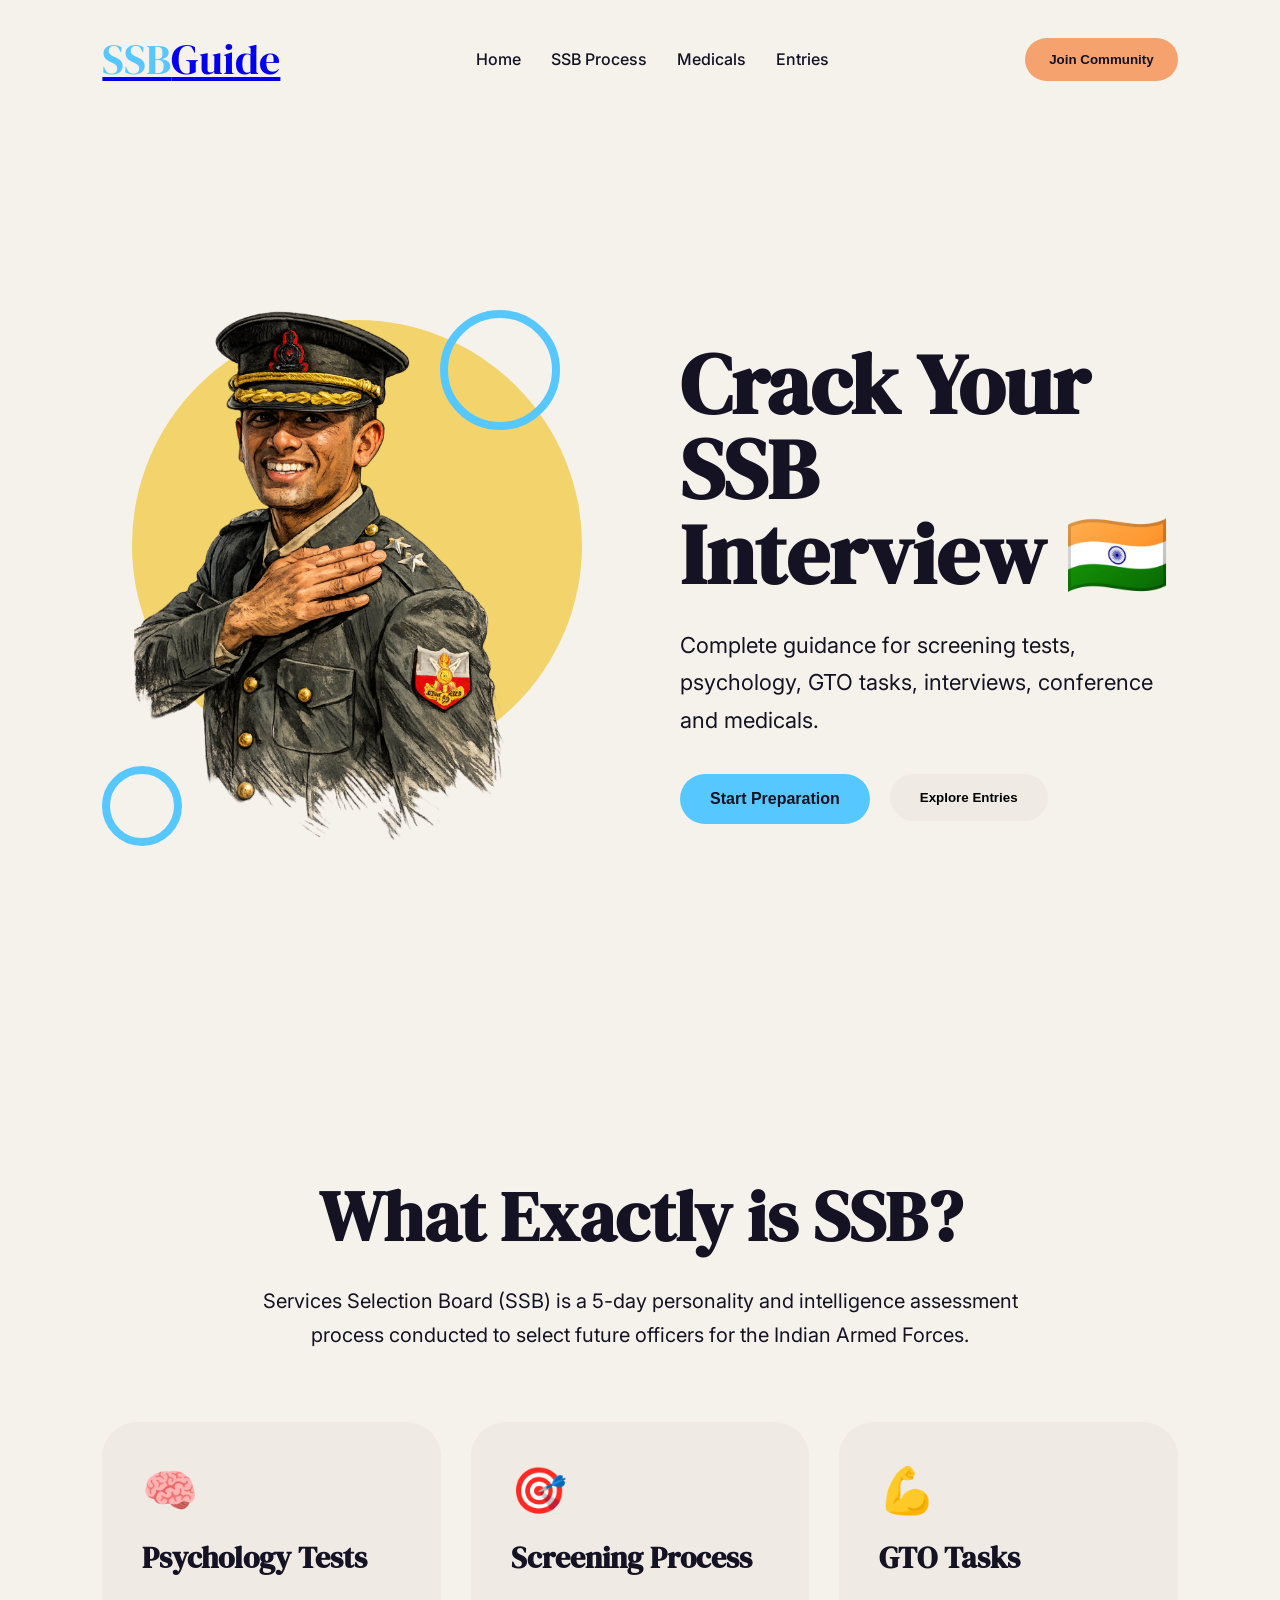
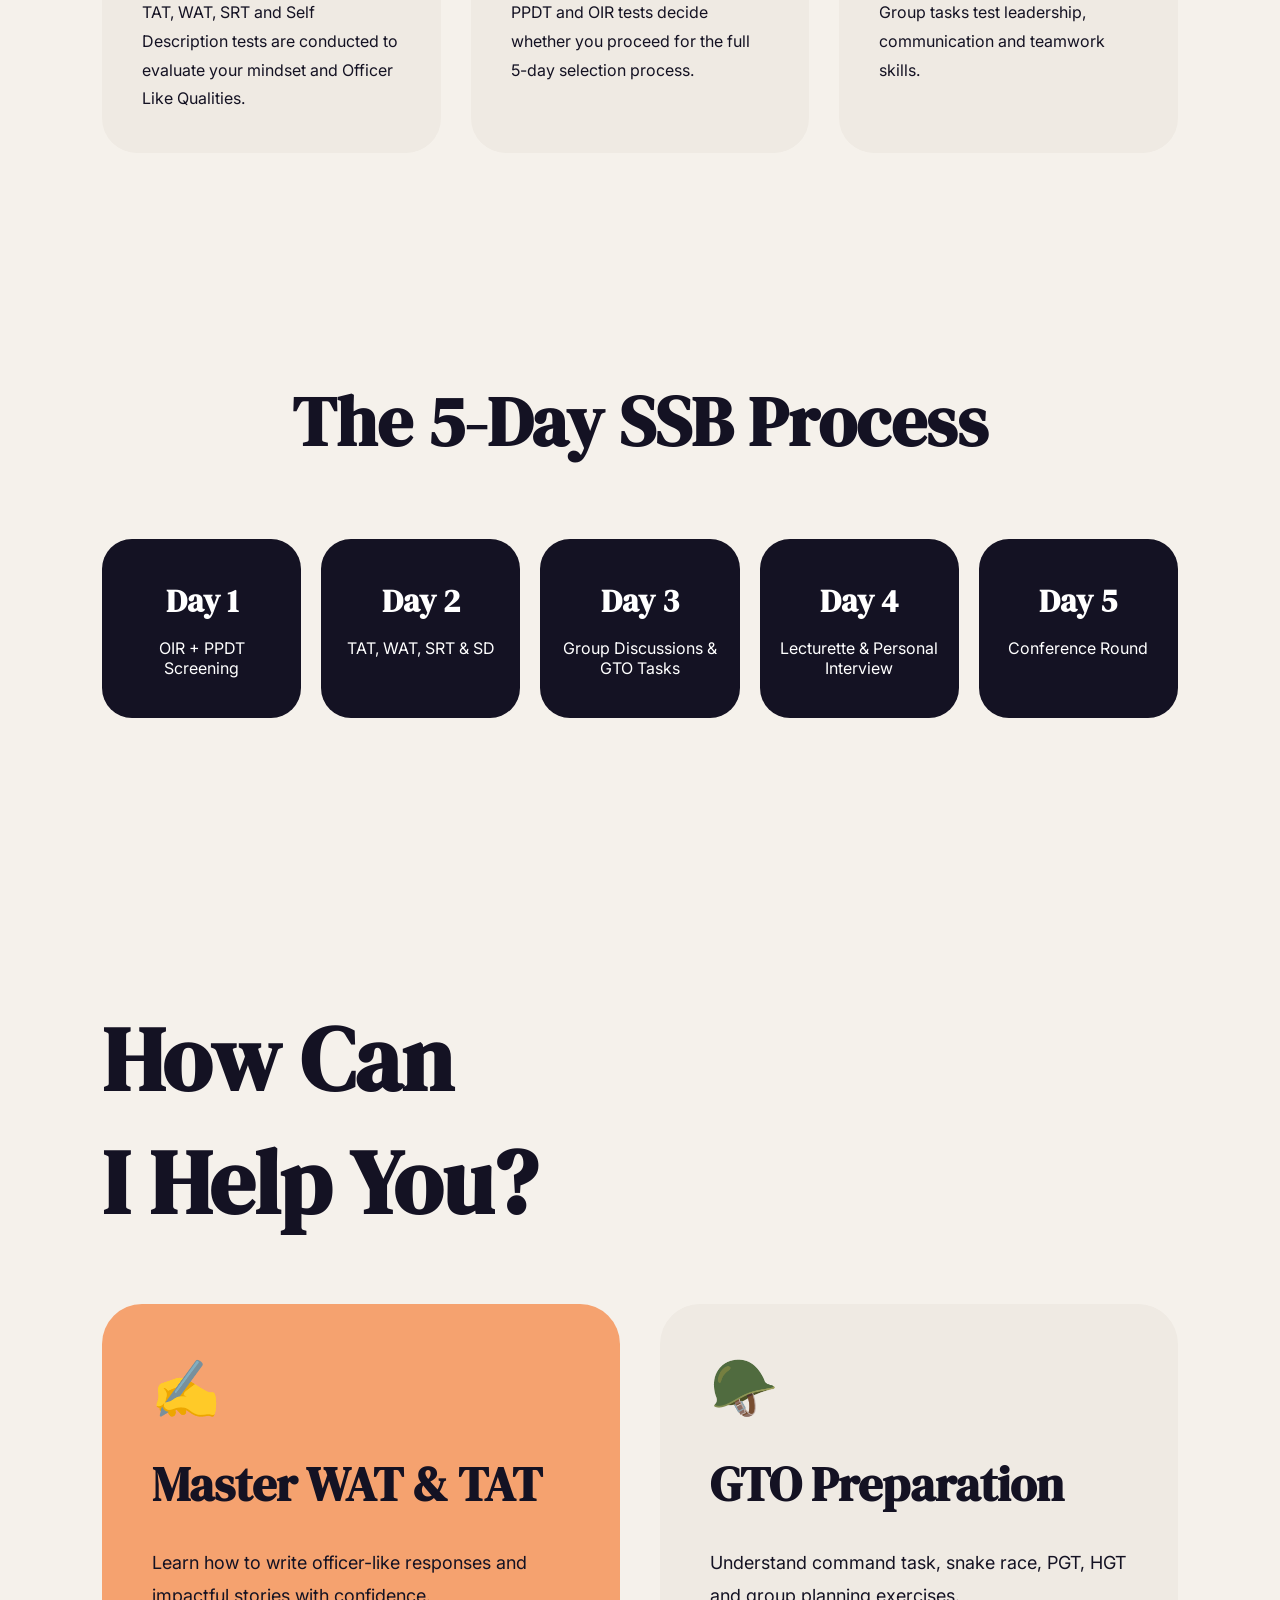
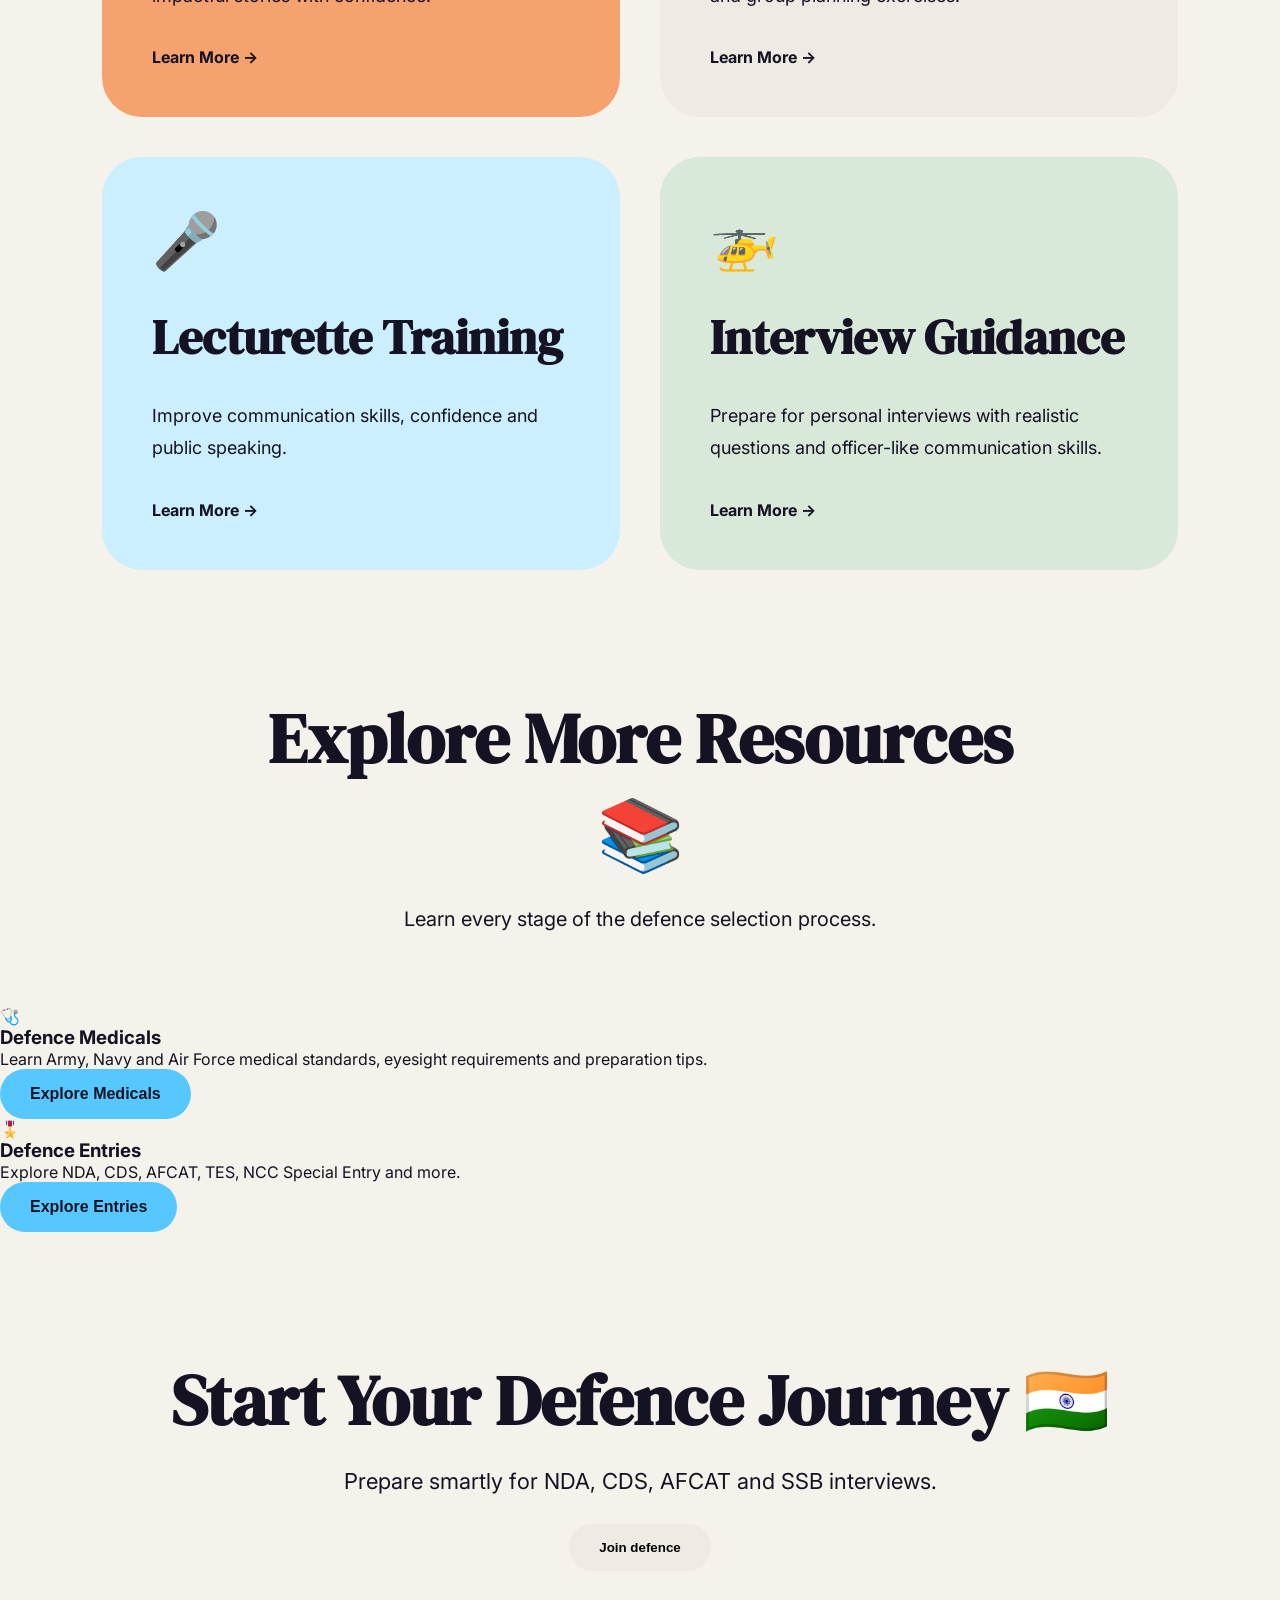
<file: index.html>
<!DOCTYPE html>
<html lang="en">

<head>
  <meta charset="UTF-8" />
  <meta name="viewport" content="width=device-width, initial-scale=1.0" />

  <title>SSB Guide India</title>

  <!-- GOOGLE FONTS -->
  <link rel="preconnect" href="https://fonts.googleapis.com">
  <link rel="preconnect" href="https://fonts.gstatic.com" crossorigin>

  <link
    href="https://fonts.googleapis.com/css2?family=DM+Serif+Display&family=Inter:wght@300;400;500;600;700&display=swap"
    rel="stylesheet">

  <link rel="stylesheet" href="style.css" />
  <script src="script.js" defer></script>

  <!-- POPUNDER / GLOBAL AD SCRIPT -->
  <script async="async" data-cfasync="false"
    src="https://pl29545673.effectivecpmnetwork.com/2bcbe2441d2524ce8c1103dbf526678b/invoke.js"></script>

  <style>

    /* OPTIONAL AD SPACING */

    .ad-box {
      display: flex;
      justify-content: center;
      align-items: center;
      margin: 30px 0;
      overflow: hidden;
    }

    .desktop-ad {
      display: flex;
      justify-content: center;
    }

    @media(max-width:768px) {
      .desktop-ad {
        display: none;
      }
    }

  </style>

</head>

<body>

  <!-- =========================================
  NAVBAR
  ========================================= -->

  <header class="navbar">

    <a href="index.html" class="logo-link">
      <div class="logo">
        <span>SSB</span>Guide
      </div>
    </a>

    <nav>

      <ul class="nav-links">

        <li>
          <a href="index.html">Home</a>
        </li>

        <li>
          <a href="#ssb-process">SSB Process</a>
        </li>

        <li>
          <a href="medicals.html">Medicals</a>
        </li>

        <li>
          <a href="entries.html">Entries</a>
        </li>

      </ul>

    </nav>

    <a href="#footer">
      <button class="join-btn">
        Join Community
      </button>
    </a>

  </header>

  <!-- CONTAINER AD -->
  <div class="ad-box">
    <div id="container-2bcbe2441d2524ce8c1103dbf526678b"></div>
  </div>

  <!-- =========================================
  HERO SECTION
  ========================================= -->

  <section class="hero">

    <div class="hero-left">

      <div class="circle-bg"></div>

      <img
        src="./assets/soldier-image.png"
        alt="cadet"
        class="hero-img">

      <div class="scribble scribble-1"></div>
      <div class="scribble scribble-2"></div>

    </div>

    <div class="hero-right">

      <h1>
        Crack Your <br>
        SSB Interview 🇮🇳
      </h1>

      <p>
        Complete guidance for screening tests,
        psychology, GTO tasks, interviews,
        conference and medicals.
      </p>

      <div class="hero-buttons">

        <a href="#ssb-process">
          <button class="primary-btn">
            Start Preparation
          </button>
        </a>

        <a href="entries.html">
          <button class="secondary-btn">
            Explore Entries
          </button>
        </a>

      </div>

    </div>

  </section>

  <!-- VERTICAL AD -->
  <div class="ad-box">

    <script>
      atOptions = {
        'key': '353148630d87d3ecc16bad4c5c97df69',
        'format': 'iframe',
        'height': 300,
        'width': 160,
        'params': {}
      };
    </script>

    <script src="https://www.highperformanceformat.com/353148630d87d3ecc16bad4c5c97df69/invoke.js"></script>

  </div>

  <!-- =========================================
  ABOUT SSB
  ========================================= -->

  <section class="about" id="ssb-process">

    <div class="section-title">

      <h2>
        What Exactly is SSB?
      </h2>

      <p>
        Services Selection Board (SSB) is a 5-day
        personality and intelligence assessment process
        conducted to select future officers for the
        Indian Armed Forces.
      </p>

    </div>

    <div class="about-grid">

      <div class="about-card">

        <span>🧠</span>

        <h3>
          Psychology Tests
        </h3>

        <p>
          TAT, WAT, SRT and Self Description tests
          are conducted to evaluate your mindset
          and Officer Like Qualities.
        </p>

      </div>

      <div class="about-card">

        <span>🎯</span>

        <h3>
          Screening Process
        </h3>

        <p>
          PPDT and OIR tests decide whether you
          proceed for the full 5-day selection process.
        </p>

      </div>

      <div class="about-card">

        <span>💪</span>

        <h3>
          GTO Tasks
        </h3>

        <p>
          Group tasks test leadership,
          communication and teamwork skills.
        </p>

      </div>

    </div>

  </section>

  <!-- =========================================
  5 DAY PROCESS
  ========================================= -->

  <section class="timeline-section">

    <div class="section-title">

      <h2>
        The 5-Day SSB Process
      </h2>

    </div>

    <div class="timeline">

      <div class="timeline-card">
        <h3>Day 1</h3>
        <p>OIR + PPDT Screening</p>
      </div>

      <div class="timeline-card">
        <h3>Day 2</h3>
        <p>TAT, WAT, SRT & SD</p>
      </div>

      <div class="timeline-card">
        <h3>Day 3</h3>
        <p>Group Discussions & GTO Tasks</p>
      </div>

      <div class="timeline-card">
        <h3>Day 4</h3>
        <p>Lecturette & Personal Interview</p>
      </div>

      <div class="timeline-card">
        <h3>Day 5</h3>
        <p>Conference Round</p>
      </div>

    </div>

  </section>

  <!-- BANNER AD -->
  <div class="ad-box desktop-ad">

    <script>
      atOptions = {
        'key': '3b2021d0d0880191bb6fab4126333218',
        'format': 'iframe',
        'height': 90,
        'width': 728,
        'params': {}
      };
    </script>

    <script src="https://www.highperformanceformat.com/3b2021d0d0880191bb6fab4126333218/invoke.js"></script>

  </div>

  <!-- =========================================
  PSYCHOLOGY + GTO SECTION
  ========================================= -->

  <section class="help" id="psychology">

    <div class="help-title">

      <h2>
        How Can <br>
        I Help You?
      </h2>

    </div>

    <div class="help-grid">

      <div class="help-card orange">

        <div class="emoji">
          ✍️
        </div>

        <h3>
          Master WAT & TAT
        </h3>

        <p>
          Learn how to write officer-like responses
          and impactful stories with confidence.
        </p>

        <a href="#">
          Learn More →
        </a>

      </div>

      <div class="help-card beige" id="gto">

        <div class="emoji">
          🪖
        </div>

        <h3>
          GTO Preparation
        </h3>

        <p>
          Understand command task,
          snake race, PGT, HGT and
          group planning exercises.
        </p>

        <a href="#">
          Learn More →
        </a>

      </div>

      <div class="help-card blue">

        <div class="emoji">
          🎤
        </div>

        <h3>
          Lecturette Training
        </h3>

        <p>
          Improve communication skills,
          confidence and public speaking.
        </p>

        <a href="#">
          Learn More →
        </a>

      </div>

      <div class="help-card green">

        <div class="emoji">
          🚁
        </div>

        <h3>
          Interview Guidance
        </h3>

        <p>
          Prepare for personal interviews
          with realistic questions and officer-like
          communication skills.
        </p>

        <a href="#">
          Learn More →
        </a>

      </div>

    </div>

  </section>

  <!-- =========================================
  EXTRA SECTIONS
  ========================================= -->

  <section class="extra-section">

    <div class="section-title">

      <h2>
        Explore More Resources 📚
      </h2>

      <p>
        Learn every stage of the defence selection process.
      </p>

    </div>

    <div class="resource-grid">

      <div class="resource-card">

        <div class="resource-icon">
          🩺
        </div>

        <h3>
          Defence Medicals
        </h3>

        <p>
          Learn Army, Navy and Air Force medical standards,
          eyesight requirements and preparation tips.
        </p>

        <a href="medicals.html">
          <button class="primary-btn">
            Explore Medicals
          </button>
        </a>

      </div>

      <div class="resource-card">

        <div class="resource-icon">
          🎖️
        </div>

        <h3>
          Defence Entries
        </h3>

        <p>
          Explore NDA, CDS, AFCAT,
          TES, NCC Special Entry and more.
        </p>

        <a href="entries.html">
          <button class="primary-btn">
            Explore Entries
          </button>
        </a>

      </div>

    </div>

  </section>

  <!-- =========================================
  FOOTER
  ========================================= -->

  <footer class="footer" id="footer">

    <h2>
      Start Your Defence Journey 🇮🇳
    </h2>

    <p>
      Prepare smartly for NDA,
      CDS, AFCAT and SSB interviews.
    </p>

    <button class="secondary-btn" id="entriesBtn">
      Join defence
    </button>

  </footer>

</body>

<script>

  const entriesBtn =
    document.getElementById("entriesBtn");

  entriesBtn.onclick = () => {

    window.location.href =
      "entries.html" + window.location.search;

  };

</script>

</html>
</file>
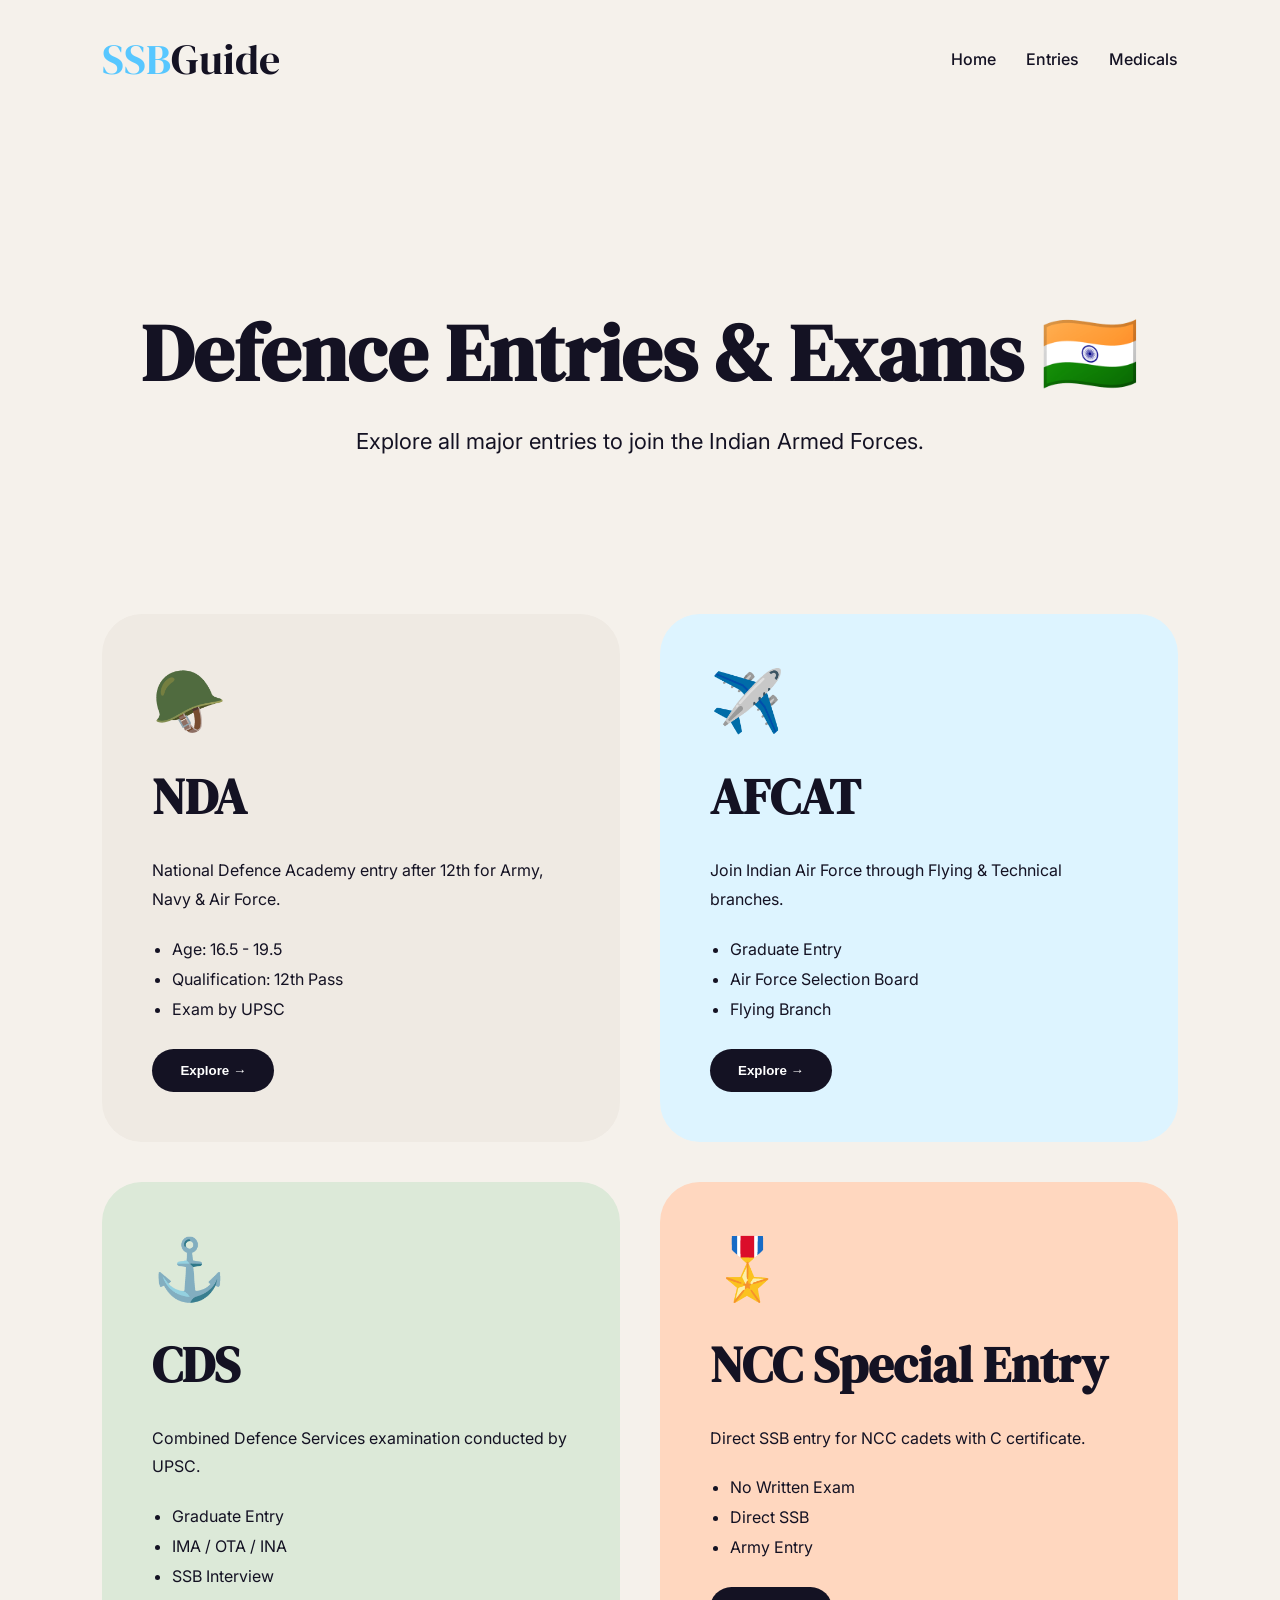
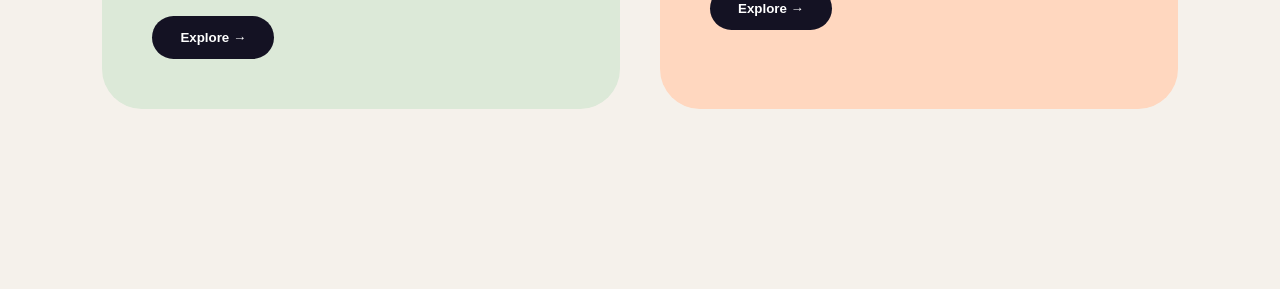
<file: entries.html>
<!-- =========================================
FILE: entries.html
========================================= -->

<!DOCTYPE html>
<html lang="en">

<head>

  <meta charset="UTF-8">
  <meta name="viewport" content="width=device-width, initial-scale=1.0">

  <title>Defence Entries</title>

  <link rel="preconnect" href="https://fonts.googleapis.com">
  <link rel="preconnect" href="https://fonts.gstatic.com" crossorigin>

  <link
    href="https://fonts.googleapis.com/css2?family=DM+Serif+Display&family=Inter:wght@300;400;500;600;700&display=swap"
    rel="stylesheet">

  <link rel="stylesheet" href="style.css">

  <!-- GLOBAL AD SCRIPT -->
  <script async="async" data-cfasync="false"
    src="https://pl29545673.effectivecpmnetwork.com/2bcbe2441d2524ce8c1103dbf526678b/invoke.js"></script>

  <style>

    /* ONLY AD SPACING */

    .ad-box {
      display: flex;
      justify-content: center;
      align-items: center;
      margin: 30px 0;
      overflow: hidden;
    }

    .desktop-ad {
      display: flex;
      justify-content: center;
    }

    @media(max-width:768px) {
      .desktop-ad {
        display: none;
      }
    }

  </style>

</head>

<body>

  <header class="navbar">

    <div class="logo">
      <span>SSB</span>Guide
    </div>

    <nav>

      <ul class="nav-links">

        <li>
          <a href="index.html">Home</a>
        </li>

        <li>
          <a href="entries.html">Entries</a>
        </li>

        <li>
          <a href="medicals.html">Medicals</a>
        </li>

      </ul>

    </nav>

  </header>

  <!-- CONTAINER AD -->

  <div class="ad-box">
    <div id="container-2bcbe2441d2524ce8c1103dbf526678b"></div>
  </div>

  <section class="entries-hero">

    <h1>
      Defence Entries & Exams 🇮🇳
    </h1>

    <p>
      Explore all major entries to join the Indian Armed Forces.
    </p>

  </section>

  <!-- BANNER AD -->

  <div class="ad-box desktop-ad">

    <script>
      atOptions = {
        'key': '3b2021d0d0880191bb6fab4126333218',
        'format': 'iframe',
        'height': 90,
        'width': 728,
        'params': {}
      };
    </script>

    <script src="https://www.highperformanceformat.com/3b2021d0d0880191bb6fab4126333218/invoke.js"></script>

  </div>

  <section class="entries-grid">

    <div class="entry-card">

      <div class="entry-icon">
        🪖
      </div>

      <h2>
        NDA
      </h2>

      <p>
        National Defence Academy entry after 12th for Army, Navy & Air Force.
      </p>

      <ul>
        <li>Age: 16.5 - 19.5</li>
        <li>Qualification: 12th Pass</li>
        <li>Exam by UPSC</li>
      </ul>

      <button>
        Explore →
      </button>

    </div>

    <div class="entry-card blue-card">

      <div class="entry-icon">
        ✈️
      </div>

      <h2>
        AFCAT
      </h2>

      <p>
        Join Indian Air Force through Flying & Technical branches.
      </p>

      <ul>
        <li>Graduate Entry</li>
        <li>Air Force Selection Board</li>
        <li>Flying Branch</li>
      </ul>

      <button>
        Explore →
      </button>

    </div>

    <div class="entry-card green-card">

      <div class="entry-icon">
        ⚓
      </div>

      <h2>
        CDS
      </h2>

      <p>
        Combined Defence Services examination conducted by UPSC.
      </p>

      <ul>
        <li>Graduate Entry</li>
        <li>IMA / OTA / INA</li>
        <li>SSB Interview</li>
      </ul>

      <button>
        Explore →
      </button>

    </div>

    <div class="entry-card orange-card">

      <div class="entry-icon">
        🎖️
      </div>

      <h2>
        NCC Special Entry
      </h2>

      <p>
        Direct SSB entry for NCC cadets with C certificate.
      </p>

      <ul>
        <li>No Written Exam</li>
        <li>Direct SSB</li>
        <li>Army Entry</li>
      </ul>

      <button>
        Explore →
      </button>

    </div>

  </section>

  <!-- VERTICAL AD -->

  <div class="ad-box">

    <script>
      atOptions = {
        'key': '353148630d87d3ecc16bad4c5c97df69',
        'format': 'iframe',
        'height': 300,
        'width': 160,
        'params': {}
      };
    </script>

    <script src="https://www.highperformanceformat.com/353148630d87d3ecc16bad4c5c97df69/invoke.js"></script>

  </div>

  <div id="redirect-container"></div>

  <script src="script.js" defer></script>

</body>

</html>
</file>
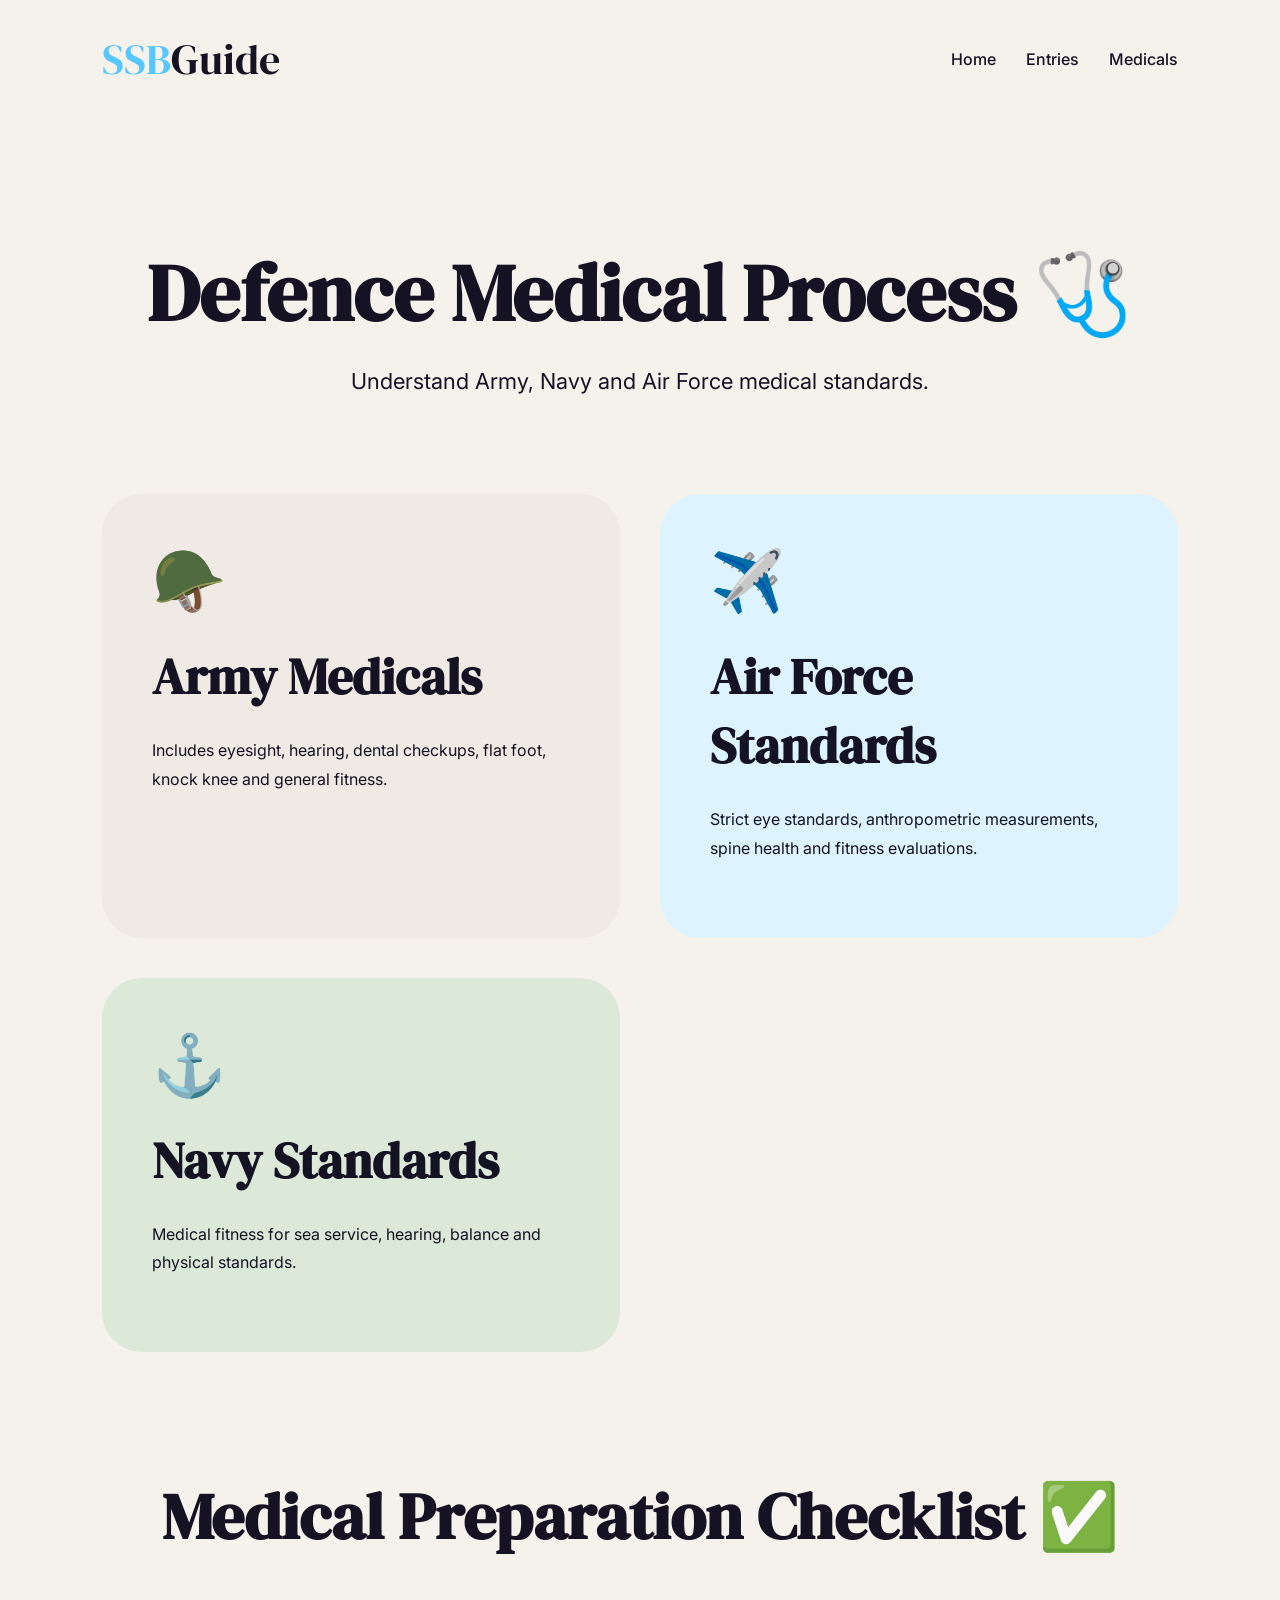
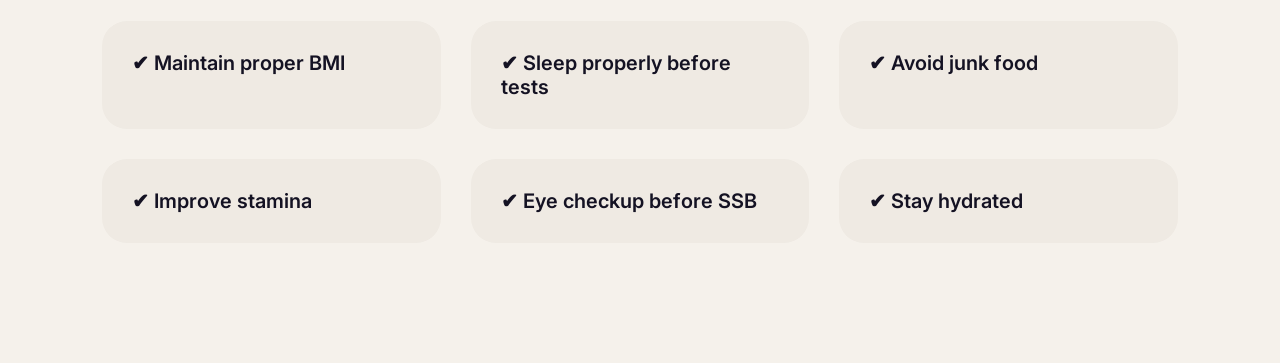
<file: medicals.html>
<!-- =========================================
FILE: medicals.html
========================================= -->

<!DOCTYPE html>
<html lang="en">
<head>
  <meta charset="UTF-8">
  <meta name="viewport" content="width=device-width, initial-scale=1.0">

  <title>Defence Medicals</title>

  <link rel="preconnect" href="https://fonts.googleapis.com">
  <link rel="preconnect" href="https://fonts.gstatic.com" crossorigin>

  <link href="https://fonts.googleapis.com/css2?family=DM+Serif+Display&family=Inter:wght@300;400;500;600;700&display=swap" rel="stylesheet">

  <link rel="stylesheet" href="style.css">
</head>

<body>

<header class="navbar">

  <div class="logo">
    <span>SSB</span>Guide
  </div>

  <nav>
    <ul class="nav-links">
      <li><a href="index.html">Home</a></li>
      <li><a href="entries.html">Entries</a></li>
      <li><a href="medicals.html">Medicals</a></li>
    </ul>
  </nav>

</header>

<section class="medical-hero">

  <h1>Defence Medical Process 🩺</h1>

  <p>
    Understand Army, Navy and Air Force medical standards.
  </p>

</section>

<section class="medical-grid">

  <div class="medical-card">

    <div class="medical-icon">🪖</div>

    <h2>Army Medicals</h2>

    <p>
      Includes eyesight, hearing, dental checkups,
      flat foot, knock knee and general fitness.
    </p>

  </div>

  <div class="medical-card blue-card">

    <div class="medical-icon">✈️</div>

    <h2>Air Force Standards</h2>

    <p>
      Strict eye standards, anthropometric measurements,
      spine health and fitness evaluations.
    </p>

  </div>

  <div class="medical-card green-card">

    <div class="medical-icon">⚓</div>

    <h2>Navy Standards</h2>

    <p>
      Medical fitness for sea service, hearing,
      balance and physical standards.
    </p>

  </div>

</section>

<section class="checklist-section">

  <h2>Medical Preparation Checklist ✅</h2>

  <div class="checklist-grid">

    <div class="check-item">✔ Maintain proper BMI</div>
    <div class="check-item">✔ Sleep properly before tests</div>
    <div class="check-item">✔ Avoid junk food</div>
    <div class="check-item">✔ Improve stamina</div>
    <div class="check-item">✔ Eye checkup before SSB</div>
    <div class="check-item">✔ Stay hydrated</div>

  </div>

</section>

</body>
</html>
</file>
<file: style.css>
/* =========================
FILE: style.css
========================= */

*{
  margin:0;
  padding:0;
  box-sizing:border-box;
}

body{
  font-family:'Inter', sans-serif;
  background:#F5F1EB;
  color:#141223;
  overflow-x:hidden;
}

/* ================= NAVBAR ================= */

.navbar{
  width:100%;
  display:flex;
  justify-content:space-between;
  align-items:center;
  padding:30px 8%;
}

.logo{
  font-size:42px;
  font-family:'DM Serif Display', serif;
}

.logo span{
  color:#57C7FF;
}

.nav-links{
  display:flex;
  list-style:none;
  gap:30px;
}

.nav-links a{
  text-decoration:none;
  color:#141223;
  font-weight:500;
}

.join-btn{
  padding:14px 24px;
  border:none;
  border-radius:50px;
  background:#F5A26F;
  color:#141223;
  font-weight:600;
  cursor:pointer;
}

/* ================= HERO ================= */

.hero{
  min-height:90vh;
  display:flex;
  align-items:center;
  justify-content:space-between;
  padding:50px 8%;
  gap:80px;
}

.hero-left{
  position:relative;
  flex:1;
}

.circle-bg{
  width:450px;
  height:450px;
  background:#F3D36B;
  border-radius:50%;
  position:absolute;
  top:30px;
  left:30px;
}

.hero-img{
  width:420px;
  border-radius:40px;
  padding-left: 2rem;
  position:relative;
  z-index:2;
}

.scribble{
  position:absolute;
  border:8px solid #57C7FF;
  border-radius:50%;
}

.scribble-1{
  width:120px;
  height:120px;
  right:40px;
  top:20px;
}

.scribble-2{
  width:80px;
  height:80px;
  bottom:30px;
  left:0;
}

.hero-right{
  flex:1;
}

.hero-right h1{
  font-size:85px;
  line-height:1;
  font-family:'DM Serif Display', serif;
  margin-bottom:30px;
}

.hero-right p{
  font-size:22px;
  line-height:1.7;
  max-width:600px;
  margin-bottom:35px;
}

.hero-buttons{
  display:flex;
  gap:20px;
}

.primary-btn{
  padding:16px 30px;
  border:none;
  border-radius:50px;
  background:#57C7FF;
  color:#141223;
  font-weight:700;
  cursor:pointer;
  font-size:16px;
}

.secondary-btn{
  padding:16px 30px;
  border:none;
  border-radius:50px;
  background:#EFEAE3;
  font-weight:700;
  cursor:pointer;
}

/* ================= SECTION ================= */

.section-title{
  text-align:center;
  max-width:800px;
  margin:auto;
  margin-bottom:70px;
}

.section-title h2{
  font-size:70px;
  font-family:'DM Serif Display', serif;
  margin-bottom:20px;
}

.section-title p{
  font-size:20px;
  line-height:1.7;
}

/* ================= ABOUT ================= */

.about{
  padding:120px 8%;
}

.about-grid{
  display:grid;
  grid-template-columns:repeat(3,1fr);
  gap:30px;
}

.about-card{
  background:#EFEAE3;
  padding:40px;
  border-radius:35px;
  transition:0.3s;
}

.about-card:hover{
  transform:translateY(-10px);
}

.about-card span{
  font-size:45px;
}

.about-card h3{
  font-size:30px;
  margin:20px 0;
  font-family:'DM Serif Display', serif;
}

.about-card p{
  line-height:1.8;
}

/* ================= TIMELINE ================= */

.timeline-section{
  padding:100px 8%;
}

.timeline{
  display:grid;
  grid-template-columns:repeat(5,1fr);
  gap:20px;
}

.timeline-card{
  background:#141223;
  color:white;
  padding:40px 20px;
  border-radius:30px;
  text-align:center;
}

.timeline-card h3{
  font-size:32px;
  margin-bottom:15px;
  font-family:'DM Serif Display', serif;
}

/* ================= HELP ================= */

.help{
  padding:120px 8%;
}

.help-title h2{
  font-size:90px;
  font-family:'DM Serif Display', serif;
  margin-bottom:60px;
}

.help-grid{
  display:grid;
  grid-template-columns:repeat(2,1fr);
  gap:40px;
}

.help-card{
  padding:50px;
  border-radius:40px;
  transition:0.3s;
}

.help-card:hover{
  transform:translateY(-10px);
}

.orange{
  background:#F5A26F;
}

.beige{
  background:#EFEAE3;
}

.blue{
  background:#CBEFFF;
}

.green{
  background:#D8E8D9;
}

.emoji{
  font-size:55px;
}

.help-card h3{
  font-size:48px;
  margin:30px 0;
  font-family:'DM Serif Display', serif;
}

.help-card p{
  line-height:1.8;
  font-size:18px;
  margin-bottom:35px;
}

.help-card a{
  text-decoration:none;
  color:#141223;
  font-weight:700;
}

/* ================= FOOTER ================= */

.footer{
  padding:120px 8%;
  text-align:center;
}

.footer h2{
  font-size:70px;
  font-family:'DM Serif Display', serif;
  margin-bottom:20px;
}

.footer p{
  font-size:22px;
  margin-bottom:30px;
}

/* ================= RESPONSIVE ================= */

@media(max-width:1100px){

  .hero{
    flex-direction:column;
    text-align:center;
  }

  .hero-right h1{
    font-size:65px;
  }

  .about-grid{
    grid-template-columns:1fr;
  }

  .timeline{
    grid-template-columns:1fr 1fr;
  }

  .help-grid{
    grid-template-columns:1fr;
  }

}

@media(max-width:768px){

  .navbar{
    flex-direction:column;
    gap:25px;
  }

  .nav-links{
    flex-wrap:wrap;
    justify-content:center;
  }

  .hero-img{
    width:100%;
  }

  .circle-bg{
    width:300px;
    height:300px;
  }

  .hero-right h1{
    font-size:50px;
  }

  .section-title h2{
    font-size:45px;
  }

  .help-title h2{
    font-size:55px;
  }

  .timeline{
    grid-template-columns:1fr;
  }

}


/* =========================================
ADD THIS BELOW YOUR EXISTING CSS
========================================= */

/* ================= ENTRIES PAGE ================= */

.entries-hero,
.medical-hero{
  padding:120px 8% 60px;
  text-align:center;
}

.entries-hero h1,
.medical-hero h1{
  font-size:80px;
  font-family:'DM Serif Display', serif;
  margin-bottom:20px;
}

.entries-hero p,
.medical-hero p{
  font-size:22px;
}

.entries-grid,
.medical-grid{
  padding:40px 8% 120px;
  display:grid;
  grid-template-columns:repeat(2,1fr);
  gap:40px;
}

.entry-card,
.medical-card{
  background:#EFEAE3;
  padding:50px;
  border-radius:40px;
  transition:0.3s;
}

.entry-card:hover,
.medical-card:hover{
  transform:translateY(-10px);
}

.entry-icon,
.medical-icon{
  font-size:60px;
}

.entry-card h2,
.medical-card h2{
  font-size:50px;
  font-family:'DM Serif Display', serif;
  margin:25px 0;
}

.entry-card p,
.medical-card p{
  line-height:1.8;
  margin-bottom:25px;
}

.entry-card ul{
  margin-bottom:30px;
  padding-left:20px;
}

.entry-card li{
  margin-bottom:10px;
}

.entry-card button{
  padding:14px 28px;
  border:none;
  border-radius:50px;
  background:#141223;
  color:white;
  cursor:pointer;
  font-weight:600;
}

.blue-card{
  background:#DDF4FF;
}

.green-card{
  background:#DCE9D8;
}

.orange-card{
  background:#FFD7BF;
}

/* ================= CHECKLIST ================= */

.checklist-section{
  padding:0 8% 120px;
}

.checklist-section h2{
  text-align:center;
  font-size:65px;
  margin-bottom:60px;
  font-family:'DM Serif Display', serif;
}

.checklist-grid{
  display:grid;
  grid-template-columns:repeat(3,1fr);
  gap:30px;
}

.check-item{
  background:#EFEAE3;
  padding:30px;
  border-radius:25px;
  font-size:20px;
  font-weight:600;
}

/* ================= RESPONSIVE ================= */

@media(max-width:900px){

  .entries-grid,
  .medical-grid,
  .checklist-grid{
    grid-template-columns:1fr;
  }

  .entries-hero h1,
  .medical-hero h1{
    font-size:55px;
  }

}
</file>
